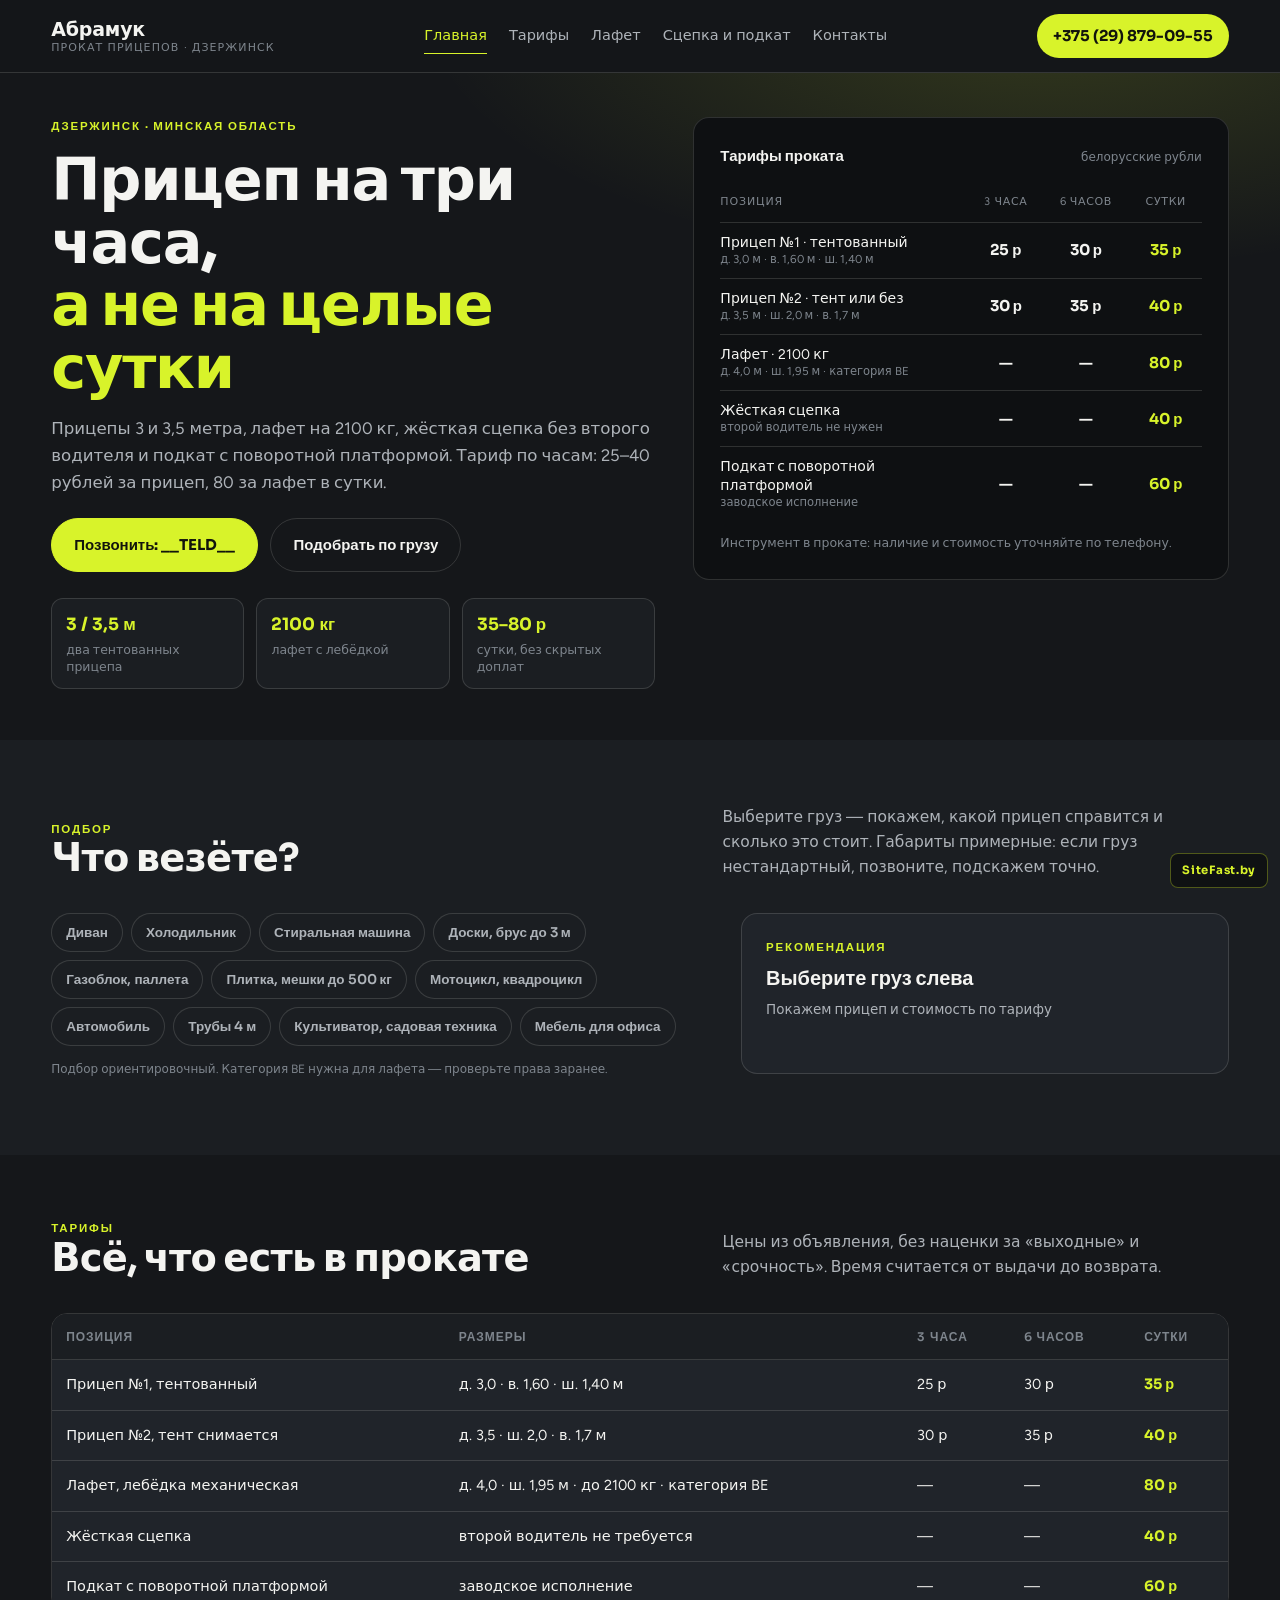
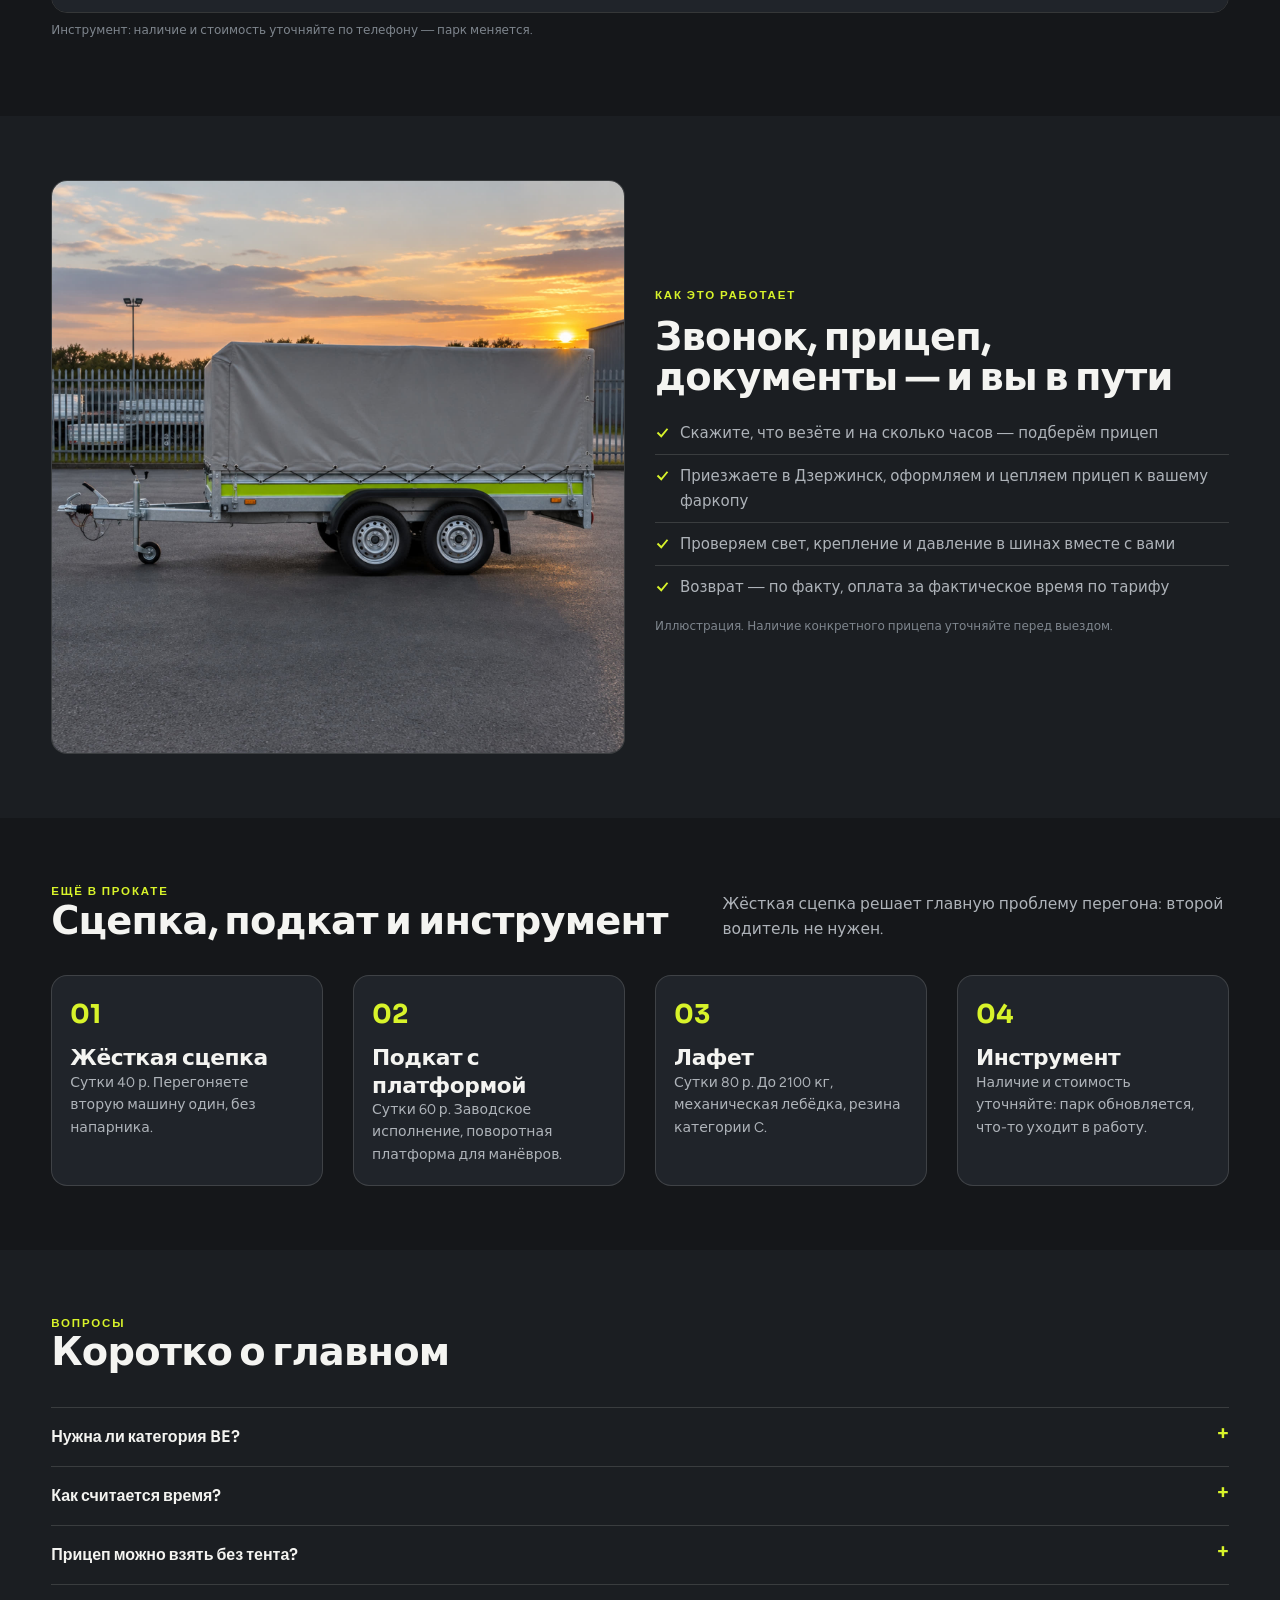
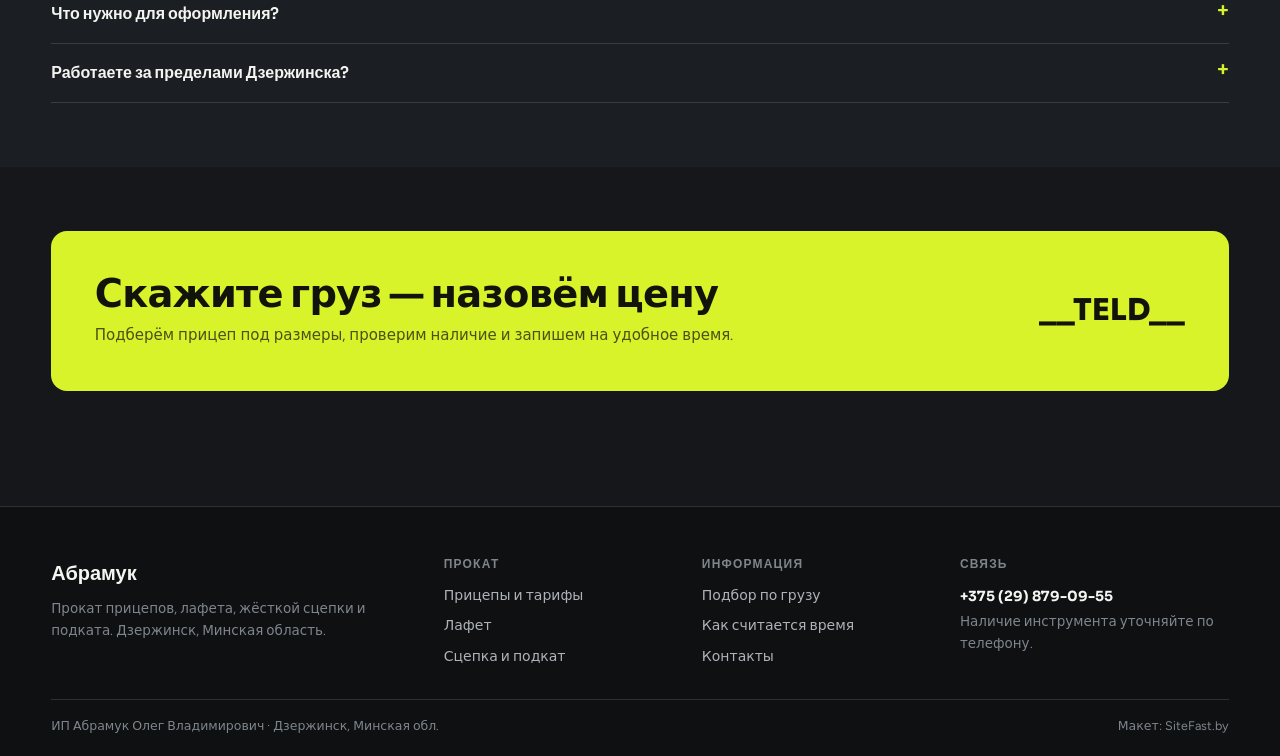
<file: index.html>
<!DOCTYPE html>
<html lang="ru">
<head>
<meta charset="UTF-8">
<meta name="viewport" content="width=device-width, initial-scale=1.0">
<title>Аренда прицепа, лафета и сцепки в Дзержинске — ИП Абрамук О.В.</title>
<meta name="description" content="Прокат прицепов 3 и 3,5 м, лафет на 2100 кг, жёсткая сцепка, подкат. Тарифы по часам: 25-40 р, лафет 80 р в сутки.">
<meta property="og:title" content="Аренда прицепа, лафета и сцепки в Дзержинске — ИП Абрамук О.В.">
<meta property="og:description" content="Прокат прицепов 3 и 3,5 м, лафет на 2100 кг, жёсткая сцепка, подкат. Тарифы по часам: 25-40 р, лафет 80 р в сутки.">
<meta property="og:type" content="website">
<link rel="preconnect" href="https://fonts.googleapis.com">
<link rel="preconnect" href="https://fonts.gstatic.com" crossorigin>
<link href="https://fonts.googleapis.com/css2?family=Sora:wght@400;600;700;800&family=Figtree:wght@400;500;600&display=swap" rel="stylesheet">
<link rel="stylesheet" href="assets/site.css">
</head>
<body id="top">
<a class="skip" href="#main">К содержанию</a>
<noscript><style>.fx{opacity:1;transform:none}</style></noscript>
<header class="top"><div class="wrap in">
  <a class="brand" href="index.html"><b>Абрамук</b><span>прокат прицепов · Дзержинск</span></a>
  <nav class="nav" id="nav"><a href="index.html" class="on">Главная</a><a href="tarify.html">Тарифы</a><a href="lafet.html">Лафет</a><a href="scepka.html">Сцепка и подкат</a><a href="kontakty.html">Контакты</a></nav>
  <a class="tel" href="tel:+375298790955">+375 (29) 879-09-55</a>
  <button class="burger" id="burger" aria-label="Меню" aria-expanded="false"><span></span><span></span><span></span></button>
</div></header>
<main id="main">
<section class="hero"><div class="wrap">
  <div class="hero__grid">
    <div>
      <div class="micro">Дзержинск · Минская область</div>
      <h1>Прицеп на три часа,<br><em>а не на целые сутки</em></h1>
      <p class="lead">Прицепы 3 и 3,5 метра, лафет на 2100 кг, жёсткая сцепка без второго водителя и подкат с поворотной платформой. Тариф по часам: 25–40 рублей за прицеп, 80 за лафет в сутки.</p>
      <div class="hero__cta">
        <a class="btn" href="tel:__TELH__">Позвонить: __TELD__</a>
        <a class="btn ghost" href="#pick">Подобрать по грузу</a>
      </div>
      <div class="hero__facts">
        <div class="fact"><b>3 / 3,5 м</b><span>два тентованных прицепа</span></div>
        <div class="fact"><b>2100 кг</b><span>лафет с лебёдкой</span></div>
        <div class="fact"><b>35–80 р</b><span>сутки, без скрытых доплат</span></div>
      </div>
    </div>
    <div class="board fx">
  <div class="board__t"><b>Тарифы проката</b><span>белорусские рубли</span></div>
  <div class="tarif" style="border-top:0">
    <div class="tarif__n" style="color:var(--ink3);font-size:11px;text-transform:uppercase;letter-spacing:.08em">Позиция</div>
    <div class="tarif__h">3 часа</div><div class="tarif__h">6 часов</div><div class="tarif__h">сутки</div>
  </div>
  <div class="tarif">
    <div class="tarif__n">Прицеп №1 · тентованный<small>д. 3,0 м · в. 1,60 м · ш. 1,40 м</small></div>
    <div class="tarif__p">25 р</div><div class="tarif__p">30 р</div><div class="tarif__p hot">35 р</div>
  </div>
  <div class="tarif">
    <div class="tarif__n">Прицеп №2 · тент или без<small>д. 3,5 м · ш. 2,0 м · в. 1,7 м</small></div>
    <div class="tarif__p">30 р</div><div class="tarif__p">35 р</div><div class="tarif__p hot">40 р</div>
  </div>
  <div class="tarif">
    <div class="tarif__n">Лафет · 2100 кг<small>д. 4,0 м · ш. 1,95 м · категория BE</small></div>
    <div class="tarif__p">—</div><div class="tarif__p">—</div><div class="tarif__p hot">80 р</div>
  </div>
  <div class="tarif">
    <div class="tarif__n">Жёсткая сцепка<small>второй водитель не нужен</small></div>
    <div class="tarif__p">—</div><div class="tarif__p">—</div><div class="tarif__p hot">40 р</div>
  </div>
  <div class="tarif">
    <div class="tarif__n">Подкат с поворотной платформой<small>заводское исполнение</small></div>
    <div class="tarif__p">—</div><div class="tarif__p">—</div><div class="tarif__p hot">60 р</div>
  </div>
  <div class="board__note">Инструмент в прокате: наличие и стоимость уточняйте по телефону.</div>
</div>
  </div>
</div></section>
<section class="sec sec--alt" id="pick"><div class="wrap">
  <div class="hed"><div><div class="micro">Подбор</div><h2>Что везёте?</h2></div>
  <p>Выберите груз — покажем, какой прицеп справится и сколько это стоит. Габариты примерные: если груз нестандартный, позвоните, подскажем точно.</p></div>
  <div class="pick">
    <div>
      <div class="chips" id="chips">
        <button class="chip" data-k="divan">Диван</button>
        <button class="chip" data-k="holod">Холодильник</button>
        <button class="chip" data-k="stir">Стиральная машина</button>
        <button class="chip" data-k="doski">Доски, брус до 3 м</button>
        <button class="chip" data-k="blok">Газоблок, паллета</button>
        <button class="chip" data-k="plitka">Плитка, мешки до 500 кг</button>
        <button class="chip" data-k="moto">Мотоцикл, квадроцикл</button>
        <button class="chip" data-k="auto">Автомобиль</button>
        <button class="chip" data-k="trubi">Трубы 4 м</button>
        <button class="chip" data-k="kult">Культиватор, садовая техника</button>
        <button class="chip" data-k="mebel">Мебель для офиса</button>
      </div>
      <p class="cap" style="margin-top:14px">Подбор ориентировочный. Категория BE нужна для лафета — проверьте права заранее.</p>
    </div>
    <aside class="result" id="res" aria-live="polite">
      <div class="micro">Рекомендация</div>
      <div class="result__what" id="resWhat">Выберите груз слева</div>
      <div class="result__dim" id="resDim">Покажем прицеп и стоимость по тарифу</div>
      <div class="result__price" id="resPrice"></div>
      <div class="result__note" id="resNote"></div>
    </aside>
  </div>
</div></section>
<section class="sec" id="tarify"><div class="wrap">
  <div class="hed"><div><div class="micro">Тарифы</div><h2>Всё, что есть в прокате</h2></div>
  <p>Цены из объявления, без наценки за «выходные» и «срочность». Время считается от выдачи до возврата.</p></div>
  <div class="tblWrap"><table class="tbl">
    <thead><tr><th>Позиция</th><th>Размеры</th><th>3 часа</th><th>6 часов</th><th>Сутки</th></tr></thead>
    <tbody>
      <tr><td>Прицеп №1, тентованный</td><td>д. 3,0 · в. 1,60 · ш. 1,40 м</td><td>25 р</td><td>30 р</td><td><b>35 р</b></td></tr>
      <tr><td>Прицеп №2, тент снимается</td><td>д. 3,5 · ш. 2,0 · в. 1,7 м</td><td>30 р</td><td>35 р</td><td><b>40 р</b></td></tr>
      <tr><td>Лафет, лебёдка механическая</td><td>д. 4,0 · ш. 1,95 м · до 2100 кг · категория BE</td><td>—</td><td>—</td><td><b>80 р</b></td></tr>
      <tr><td>Жёсткая сцепка</td><td>второй водитель не требуется</td><td>—</td><td>—</td><td><b>40 р</b></td></tr>
      <tr><td>Подкат с поворотной платформой</td><td>заводское исполнение</td><td>—</td><td>—</td><td><b>60 р</b></td></tr>
    </tbody>
  </table></div>
  <p class="cap">Инструмент: наличие и стоимость уточняйте по телефону — парк меняется.</p>
</div></section>
<section class="sec sec--alt"><div class="wrap">
  <div class="split">
    <div class="fig fx"><img src="assets/trailer.jpg" alt="Тентованный прицеп в прокате" loading="lazy"></div>
    <div>
      <div class="micro">Как это работает</div>
      <h2 style="margin:12px 0 14px">Звонок, прицеп, документы — и вы в пути</h2>
      <ul class="list">
        <li><svg width="15" height="15" viewBox="0 0 24 24" fill="none" stroke="#D8F32A" stroke-width="3"><path d="M4 12l6 6L20 6"/></svg>Скажите, что везёте и на сколько часов — подберём прицеп</li>
        <li><svg width="15" height="15" viewBox="0 0 24 24" fill="none" stroke="#D8F32A" stroke-width="3"><path d="M4 12l6 6L20 6"/></svg>Приезжаете в Дзержинск, оформляем и цепляем прицеп к вашему фаркопу</li>
        <li><svg width="15" height="15" viewBox="0 0 24 24" fill="none" stroke="#D8F32A" stroke-width="3"><path d="M4 12l6 6L20 6"/></svg>Проверяем свет, крепление и давление в шинах вместе с вами</li>
        <li><svg width="15" height="15" viewBox="0 0 24 24" fill="none" stroke="#D8F32A" stroke-width="3"><path d="M4 12l6 6L20 6"/></svg>Возврат — по факту, оплата за фактическое время по тарифу</li>
      </ul>
      <p class="cap">Иллюстрация. Наличие конкретного прицепа уточняйте перед выездом.</p>
    </div>
  </div>
</div></section>
<section class="sec"><div class="wrap">
  <div class="hed"><div><div class="micro">Ещё в прокате</div><h2>Сцепка, подкат и инструмент</h2></div>
  <p>Жёсткая сцепка решает главную проблему перегона: второй водитель не нужен.</p></div>
  <div class="steps">
    <div class="step fx"><b>01</b><h3>Жёсткая сцепка</h3><p>Сутки 40 р. Перегоняете вторую машину один, без напарника.</p></div>
    <div class="step fx"><b>02</b><h3>Подкат с платформой</h3><p>Сутки 60 р. Заводское исполнение, поворотная платформа для манёвров.</p></div>
    <div class="step fx"><b>03</b><h3>Лафет</h3><p>Сутки 80 р. До 2100 кг, механическая лебёдка, резина категории C.</p></div>
    <div class="step fx"><b>04</b><h3>Инструмент</h3><p>Наличие и стоимость уточняйте: парк обновляется, что-то уходит в работу.</p></div>
  </div>
</div></section>
<section class="sec sec--alt"><div class="wrap">
  <div class="hed"><div><div class="micro">Вопросы</div><h2>Коротко о главном</h2></div></div>
  <div class="faq">
    <details><summary>Нужна ли категория BE?</summary><p>Для лафета — да, категория BE. Для прицепов №1 и №2 достаточно категории B, если полная масса прицепа не превышает разрешённую для вашего автомобиля. Сомневаетесь — позвоните, посчитаем вместе.</p></details>
    <details><summary>Как считается время?</summary><p>От момента выдачи до возврата. Тарифы: до 3 часов, до 6 часов и сутки. Если вернули раньше — платите по меньшему тарифу.</p></details>
    <details><summary>Прицеп можно взять без тента?</summary><p>Да, у прицепа №2 тент снимается. Это удобно для высоких грузов: холодильник, шкаф, техника.</p></details>
    <details><summary>Что нужно для оформления?</summary><p>Документы на автомобиль и права. Условия залога и оформления уточняйте по телефону перед выездом.</p></details>
    <details><summary>Работаете за пределами Дзержинска?</summary><p>Прокат в Дзержинске, Минская область. Едете в Минск или по району — прицеп ваш на всё оплаченное время.</p></details>
  </div>
</div></section>
<section class="sec"><div class="wrap">
  <div class="cta fx">
    <div><h2>Скажите груз — назовём цену</h2><p>Подберём прицеп под размеры, проверим наличие и запишем на удобное время.</p></div>
    <a class="cta__tel" href="tel:__TELH__">__TELD__</a>
  </div>
</div></section>
</main>
<footer class="foot"><div class="wrap">
  <div class="foot__grid">
    <div>
      <div class="foot__brand">Абрамук</div>
      <p>Прокат прицепов, лафета, жёсткой сцепки и подката. Дзержинск, Минская область.</p>
    </div>
    <div><h4>Прокат</h4><a href="tarify.html">Прицепы и тарифы</a><a href="lafet.html">Лафет</a><a href="scepka.html">Сцепка и подкат</a></div>
    <div><h4>Информация</h4><a href="index.html#pick">Подбор по грузу</a><a href="tarify.html#rules">Как считается время</a><a href="kontakty.html">Контакты</a></div>
    <div><h4>Связь</h4><a class="foot__tel" href="tel:+375298790955">+375 (29) 879-09-55</a><p>Наличие инструмента уточняйте по телефону.</p></div>
  </div>
  <div class="foot__bot">
    <span>ИП Абрамук Олег Владимирович · Дзержинск, Минская обл.</span>
    <span>Макет: SiteFast.by</span>
  </div>
</div></footer>
<a class="wm" href="tel:+375298790955">SiteFast.by</a>
<script src="assets/site.js"></script>
</body>
</html>
</file>
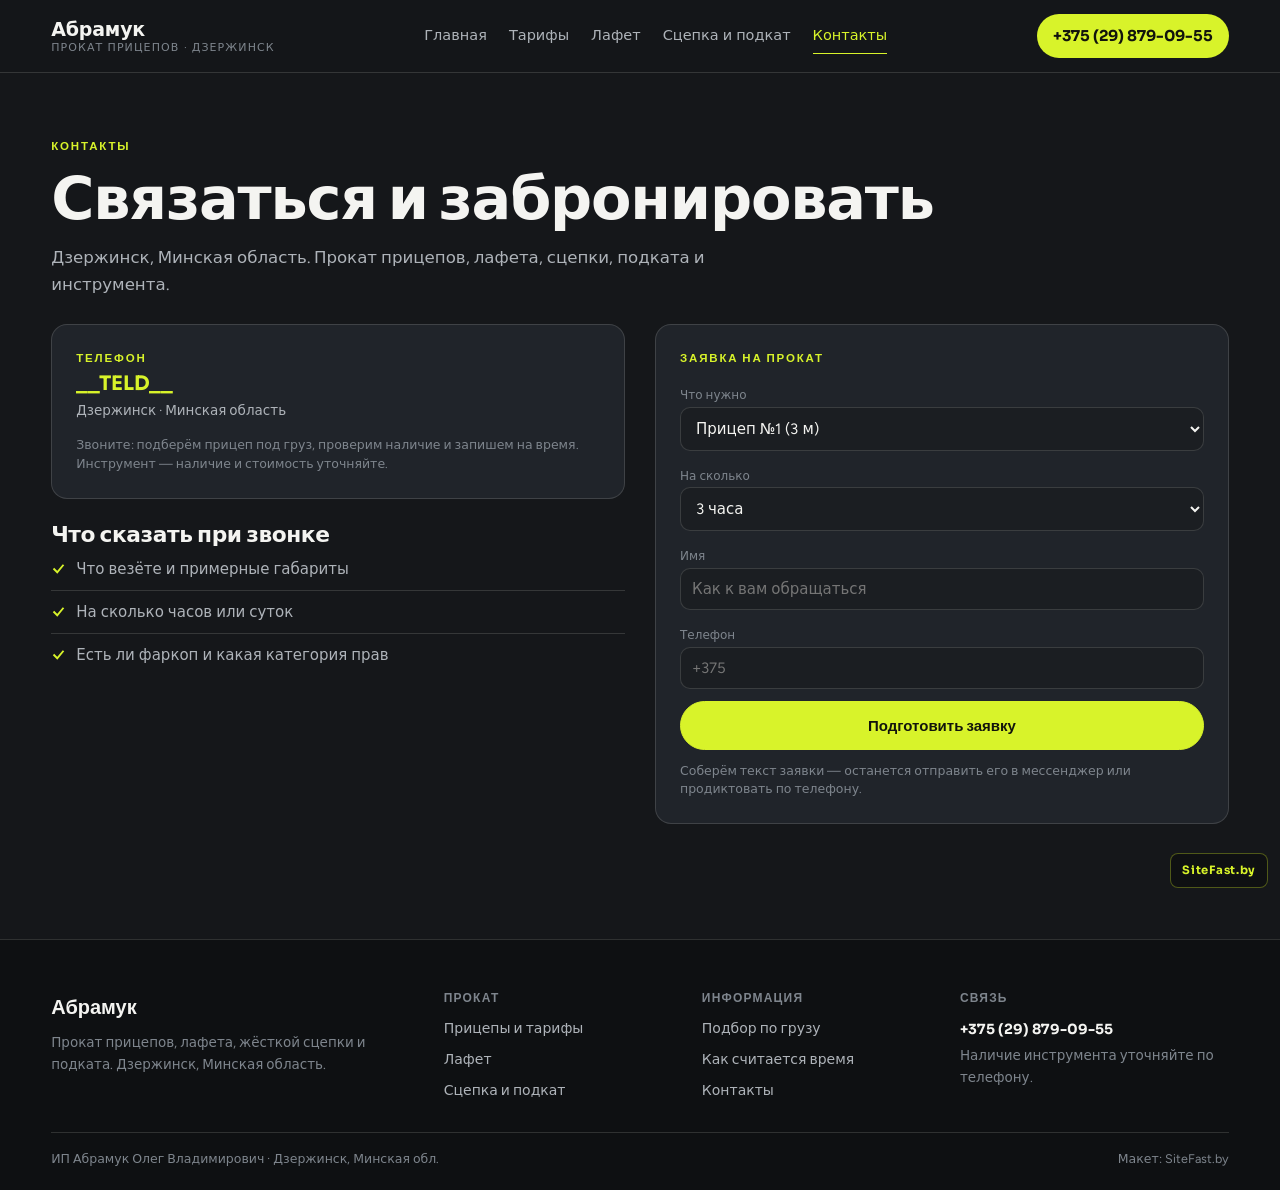
<file: kontakty.html>
<!DOCTYPE html>
<html lang="ru">
<head>
<meta charset="UTF-8">
<meta name="viewport" content="width=device-width, initial-scale=1.0">
<title>Контакты — прокат прицепов в Дзержинске</title>
<meta name="description" content="Телефон, город и форма заявки на прокат прицепа, лафета или сцепки.">
<meta property="og:title" content="Контакты — прокат прицепов в Дзержинске">
<meta property="og:description" content="Телефон, город и форма заявки на прокат прицепа, лафета или сцепки.">
<meta property="og:type" content="website">
<link rel="preconnect" href="https://fonts.googleapis.com">
<link rel="preconnect" href="https://fonts.gstatic.com" crossorigin>
<link href="https://fonts.googleapis.com/css2?family=Sora:wght@400;600;700;800&family=Figtree:wght@400;500;600&display=swap" rel="stylesheet">
<link rel="stylesheet" href="assets/site.css">
</head>
<body id="top">
<a class="skip" href="#main">К содержанию</a>
<noscript><style>.fx{opacity:1;transform:none}</style></noscript>
<header class="top"><div class="wrap in">
  <a class="brand" href="index.html"><b>Абрамук</b><span>прокат прицепов · Дзержинск</span></a>
  <nav class="nav" id="nav"><a href="index.html">Главная</a><a href="tarify.html">Тарифы</a><a href="lafet.html">Лафет</a><a href="scepka.html">Сцепка и подкат</a><a href="kontakty.html" class="on">Контакты</a></nav>
  <a class="tel" href="tel:+375298790955">+375 (29) 879-09-55</a>
  <button class="burger" id="burger" aria-label="Меню" aria-expanded="false"><span></span><span></span><span></span></button>
</div></header>
<main id="main">
<section class="sec"><div class="wrap">
  <div class="micro">Контакты</div>
  <h1 style="margin:12px 0 14px">Связаться и забронировать</h1>
  <p class="lead">Дзержинск, Минская область. Прокат прицепов, лафета, сцепки, подката и инструмента.</p>
  <div class="split" style="margin-top:26px;align-items:start">
    <div>
      <div class="result" style="position:static">
        <div class="micro">Телефон</div>
        <a class="result__what" href="tel:__TELH__" style="color:var(--lime)">__TELD__</a>
        <div class="result__dim">Дзержинск · Минская область</div>
        <div class="result__note">Звоните: подберём прицеп под груз, проверим наличие и запишем на время. Инструмент — наличие и стоимость уточняйте.</div>
      </div>
      <h3 style="margin-top:22px">Что сказать при звонке</h3>
      <ul class="list">
        <li><svg width="15" height="15" viewBox="0 0 24 24" fill="none" stroke="#D8F32A" stroke-width="3"><path d="M4 12l6 6L20 6"/></svg>Что везёте и примерные габариты</li>
        <li><svg width="15" height="15" viewBox="0 0 24 24" fill="none" stroke="#D8F32A" stroke-width="3"><path d="M4 12l6 6L20 6"/></svg>На сколько часов или суток</li>
        <li><svg width="15" height="15" viewBox="0 0 24 24" fill="none" stroke="#D8F32A" stroke-width="3"><path d="M4 12l6 6L20 6"/></svg>Есть ли фаркоп и какая категория прав</li>
      </ul>
    </div>
    <form class="result" id="reqForm" style="position:static" novalidate>
      <div class="micro" style="margin-bottom:12px">Заявка на прокат</div>
      <label style="display:block;margin-bottom:10px"><span class="cap">Что нужно</span>
        <select id="q-item" style="width:100%;padding:11px;border-radius:10px;background:var(--bg2);color:var(--ink);border:1px solid var(--line);font-family:inherit;font-size:15px">
          <option>Прицеп №1 (3 м)</option><option>Прицеп №2 (3,5 м)</option><option>Лафет</option>
          <option>Жёсткая сцепка</option><option>Подкат</option><option>Инструмент</option>
        </select></label>
      <label style="display:block;margin-bottom:10px"><span class="cap">На сколько</span>
        <select id="q-time" style="width:100%;padding:11px;border-radius:10px;background:var(--bg2);color:var(--ink);border:1px solid var(--line);font-family:inherit;font-size:15px">
          <option>3 часа</option><option>6 часов</option><option>Сутки</option><option>Несколько суток</option>
        </select></label>
      <label style="display:block;margin-bottom:10px"><span class="cap">Имя</span>
        <input id="q-name" type="text" placeholder="Как к вам обращаться" style="width:100%;padding:11px;border-radius:10px;background:var(--bg2);color:var(--ink);border:1px solid var(--line);font-family:inherit;font-size:15px"></label>
      <label style="display:block;margin-bottom:12px"><span class="cap">Телефон</span>
        <input id="q-tel" type="tel" placeholder="+375" style="width:100%;padding:11px;border-radius:10px;background:var(--bg2);color:var(--ink);border:1px solid var(--line);font-family:inherit;font-size:15px"></label>
      <button class="btn" type="submit" style="width:100%;justify-content:center">Подготовить заявку</button>
      <div class="result__note" id="note" style="margin-top:12px">Соберём текст заявки — останется отправить его в мессенджер или продиктовать по телефону.</div>
    </form>
  </div>
</div></section>
</main>
<footer class="foot"><div class="wrap">
  <div class="foot__grid">
    <div>
      <div class="foot__brand">Абрамук</div>
      <p>Прокат прицепов, лафета, жёсткой сцепки и подката. Дзержинск, Минская область.</p>
    </div>
    <div><h4>Прокат</h4><a href="tarify.html">Прицепы и тарифы</a><a href="lafet.html">Лафет</a><a href="scepka.html">Сцепка и подкат</a></div>
    <div><h4>Информация</h4><a href="index.html#pick">Подбор по грузу</a><a href="tarify.html#rules">Как считается время</a><a href="kontakty.html">Контакты</a></div>
    <div><h4>Связь</h4><a class="foot__tel" href="tel:+375298790955">+375 (29) 879-09-55</a><p>Наличие инструмента уточняйте по телефону.</p></div>
  </div>
  <div class="foot__bot">
    <span>ИП Абрамук Олег Владимирович · Дзержинск, Минская обл.</span>
    <span>Макет: SiteFast.by</span>
  </div>
</div></footer>
<a class="wm" href="tel:+375298790955">SiteFast.by</a>
<script src="assets/site.js"></script>
</body>
</html>
</file>
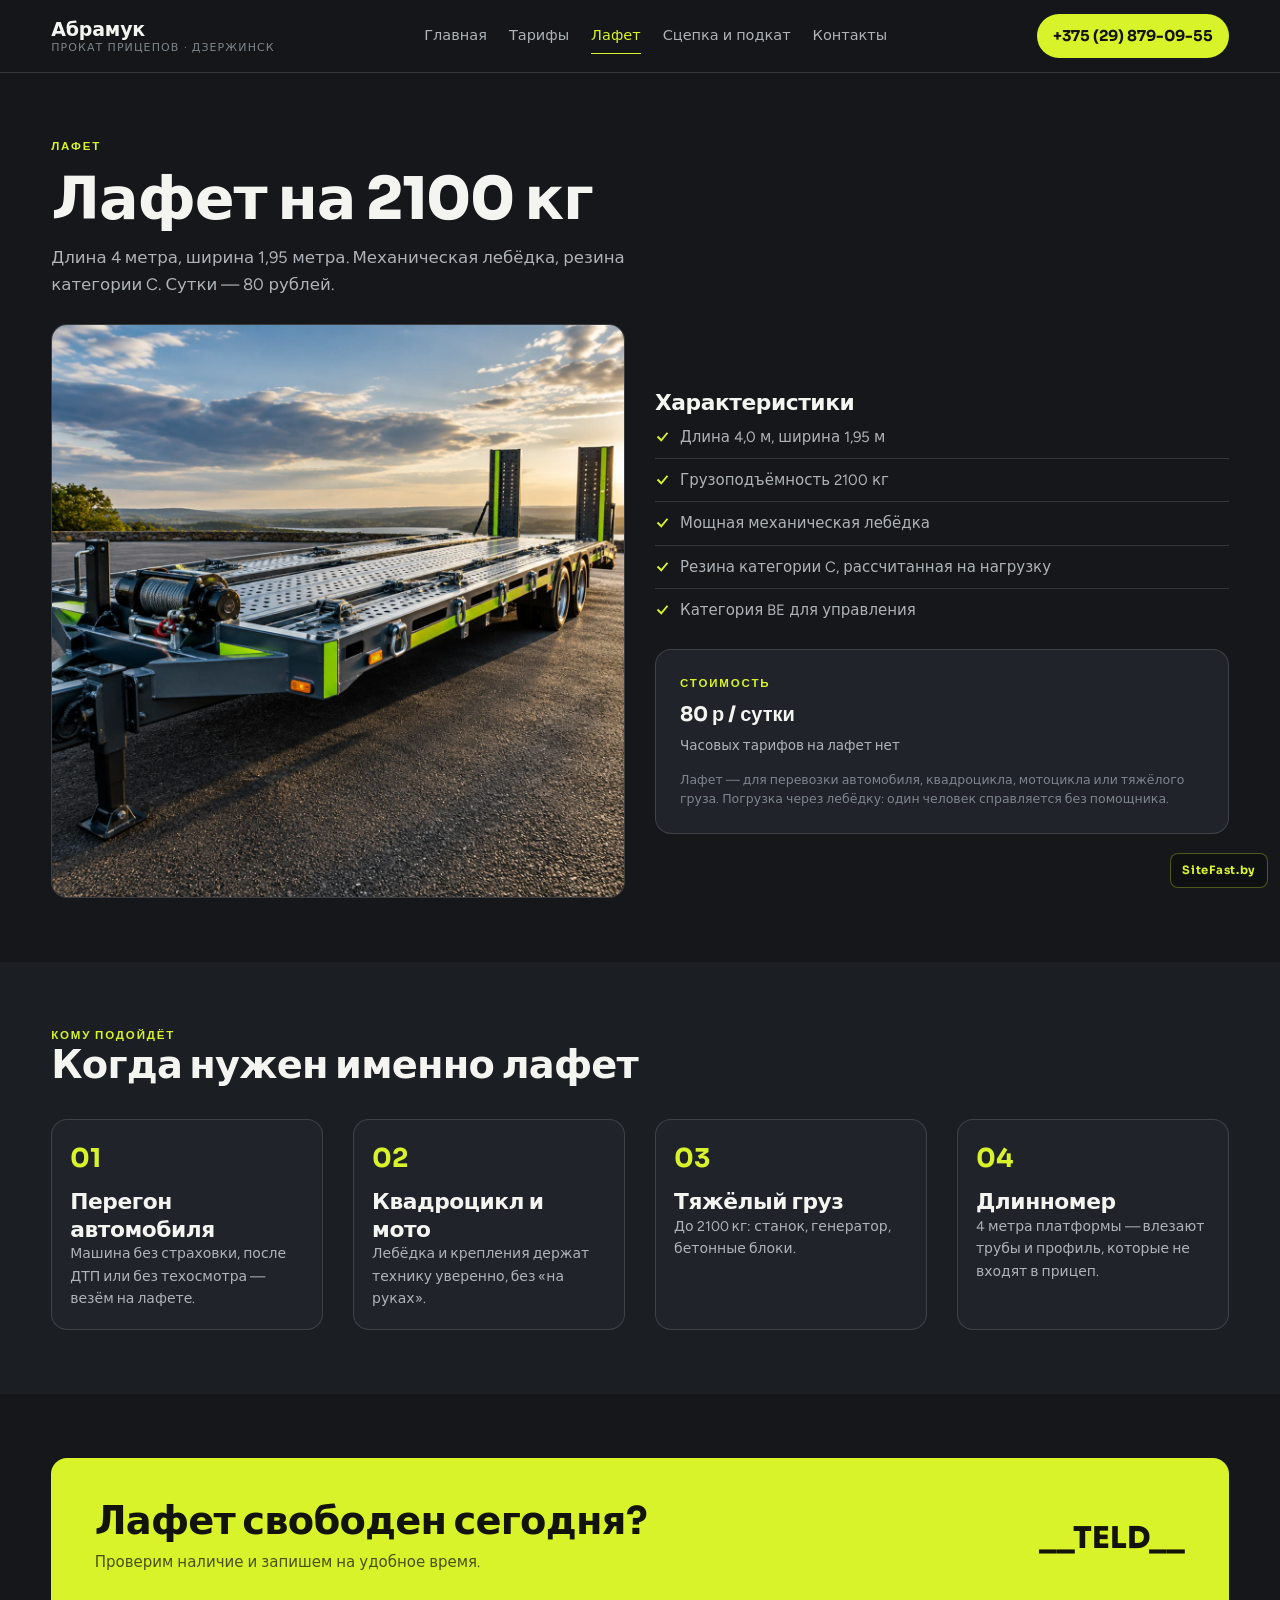
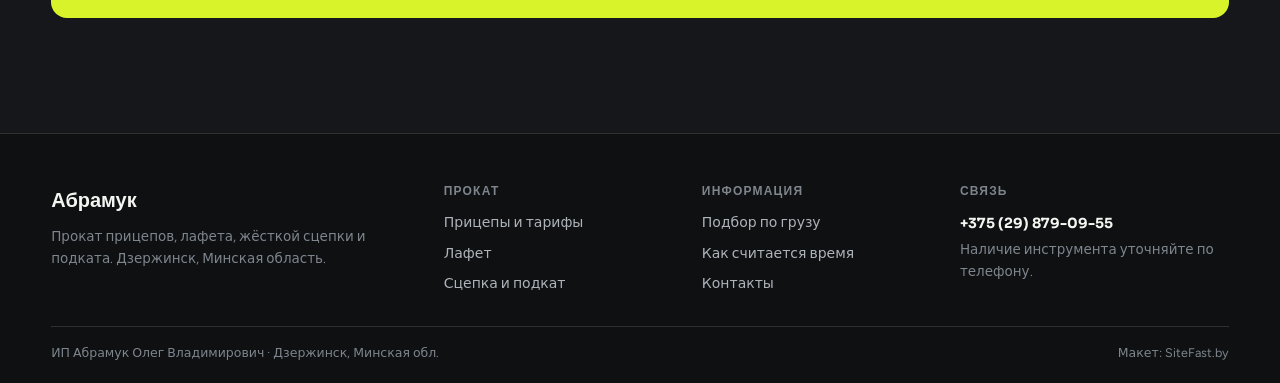
<file: lafet.html>
<!DOCTYPE html>
<html lang="ru">
<head>
<meta charset="UTF-8">
<meta name="viewport" content="width=device-width, initial-scale=1.0">
<title>Аренда лафета 2100 кг — Дзержинск</title>
<meta name="description" content="Лафет 4,0 × 1,95 м, до 2100 кг, механическая лебёдка, резина C, категория BE. Сутки 80 р.">
<meta property="og:title" content="Аренда лафета 2100 кг — Дзержинск">
<meta property="og:description" content="Лафет 4,0 × 1,95 м, до 2100 кг, механическая лебёдка, резина C, категория BE. Сутки 80 р.">
<meta property="og:type" content="website">
<link rel="preconnect" href="https://fonts.googleapis.com">
<link rel="preconnect" href="https://fonts.gstatic.com" crossorigin>
<link href="https://fonts.googleapis.com/css2?family=Sora:wght@400;600;700;800&family=Figtree:wght@400;500;600&display=swap" rel="stylesheet">
<link rel="stylesheet" href="assets/site.css">
</head>
<body id="top">
<a class="skip" href="#main">К содержанию</a>
<noscript><style>.fx{opacity:1;transform:none}</style></noscript>
<header class="top"><div class="wrap in">
  <a class="brand" href="index.html"><b>Абрамук</b><span>прокат прицепов · Дзержинск</span></a>
  <nav class="nav" id="nav"><a href="index.html">Главная</a><a href="tarify.html">Тарифы</a><a href="lafet.html" class="on">Лафет</a><a href="scepka.html">Сцепка и подкат</a><a href="kontakty.html">Контакты</a></nav>
  <a class="tel" href="tel:+375298790955">+375 (29) 879-09-55</a>
  <button class="burger" id="burger" aria-label="Меню" aria-expanded="false"><span></span><span></span><span></span></button>
</div></header>
<main id="main">
<section class="sec"><div class="wrap">
  <div class="micro">Лафет</div>
  <h1 style="margin:12px 0 14px">Лафет на 2100 кг</h1>
  <p class="lead">Длина 4 метра, ширина 1,95 метра. Механическая лебёдка, резина категории C. Сутки — 80 рублей.</p>
  <div class="split" style="margin-top:26px">
    <div class="fig fx"><img src="assets/lafet.jpg" alt="Лафет для перевозки автомобиля" loading="lazy"></div>
    <div>
      <h3>Характеристики</h3>
      <ul class="list">
        <li><svg width="15" height="15" viewBox="0 0 24 24" fill="none" stroke="#D8F32A" stroke-width="3"><path d="M4 12l6 6L20 6"/></svg>Длина 4,0 м, ширина 1,95 м</li>
        <li><svg width="15" height="15" viewBox="0 0 24 24" fill="none" stroke="#D8F32A" stroke-width="3"><path d="M4 12l6 6L20 6"/></svg>Грузоподъёмность 2100 кг</li>
        <li><svg width="15" height="15" viewBox="0 0 24 24" fill="none" stroke="#D8F32A" stroke-width="3"><path d="M4 12l6 6L20 6"/></svg>Мощная механическая лебёдка</li>
        <li><svg width="15" height="15" viewBox="0 0 24 24" fill="none" stroke="#D8F32A" stroke-width="3"><path d="M4 12l6 6L20 6"/></svg>Резина категории C, рассчитанная на нагрузку</li>
        <li><svg width="15" height="15" viewBox="0 0 24 24" fill="none" stroke="#D8F32A" stroke-width="3"><path d="M4 12l6 6L20 6"/></svg>Категория BE для управления</li>
      </ul>
      <div class="result" style="margin-top:18px">
        <div class="micro">Стоимость</div>
        <div class="result__what">80 р / сутки</div>
        <div class="result__dim">Часовых тарифов на лафет нет</div>
        <div class="result__note">Лафет — для перевозки автомобиля, квадроцикла, мотоцикла или тяжёлого груза. Погрузка через лебёдку: один человек справляется без помощника.</div>
      </div>
    </div>
  </div>
</div></section>
<section class="sec sec--alt"><div class="wrap">
  <div class="hed"><div><div class="micro">Кому подойдёт</div><h2>Когда нужен именно лафет</h2></div></div>
  <div class="steps">
    <div class="step fx"><b>01</b><h3>Перегон автомобиля</h3><p>Машина без страховки, после ДТП или без техосмотра — везём на лафете.</p></div>
    <div class="step fx"><b>02</b><h3>Квадроцикл и мото</h3><p>Лебёдка и крепления держат технику уверенно, без «на руках».</p></div>
    <div class="step fx"><b>03</b><h3>Тяжёлый груз</h3><p>До 2100 кг: станок, генератор, бетонные блоки.</p></div>
    <div class="step fx"><b>04</b><h3>Длинномер</h3><p>4 метра платформы — влезают трубы и профиль, которые не входят в прицеп.</p></div>
  </div>
</div></section>
<section class="sec"><div class="wrap"><div class="cta fx">
  <div><h2>Лафет свободен сегодня?</h2><p>Проверим наличие и запишем на удобное время.</p></div>
  <a class="cta__tel" href="tel:__TELH__">__TELD__</a>
</div></div></section>
</main>
<footer class="foot"><div class="wrap">
  <div class="foot__grid">
    <div>
      <div class="foot__brand">Абрамук</div>
      <p>Прокат прицепов, лафета, жёсткой сцепки и подката. Дзержинск, Минская область.</p>
    </div>
    <div><h4>Прокат</h4><a href="tarify.html">Прицепы и тарифы</a><a href="lafet.html">Лафет</a><a href="scepka.html">Сцепка и подкат</a></div>
    <div><h4>Информация</h4><a href="index.html#pick">Подбор по грузу</a><a href="tarify.html#rules">Как считается время</a><a href="kontakty.html">Контакты</a></div>
    <div><h4>Связь</h4><a class="foot__tel" href="tel:+375298790955">+375 (29) 879-09-55</a><p>Наличие инструмента уточняйте по телефону.</p></div>
  </div>
  <div class="foot__bot">
    <span>ИП Абрамук Олег Владимирович · Дзержинск, Минская обл.</span>
    <span>Макет: SiteFast.by</span>
  </div>
</div></footer>
<a class="wm" href="tel:+375298790955">SiteFast.by</a>
<script src="assets/site.js"></script>
</body>
</html>
</file>
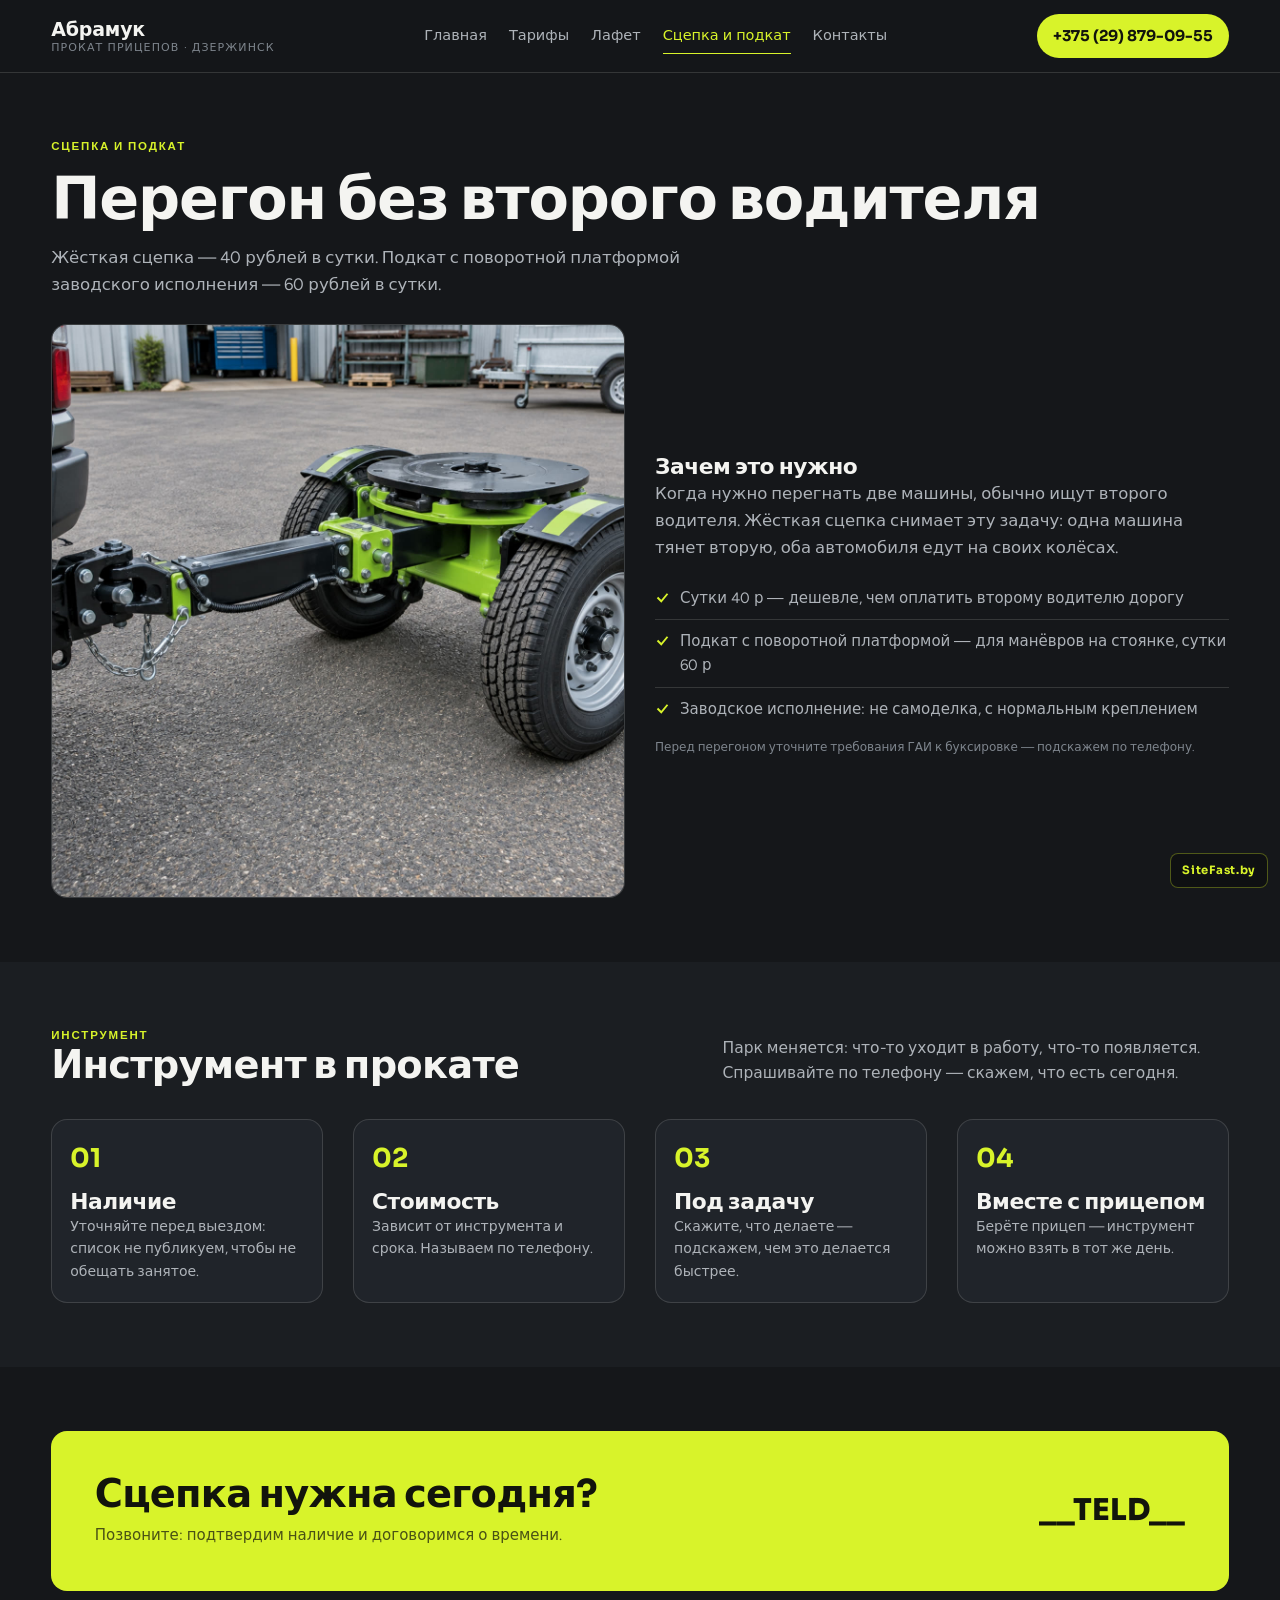
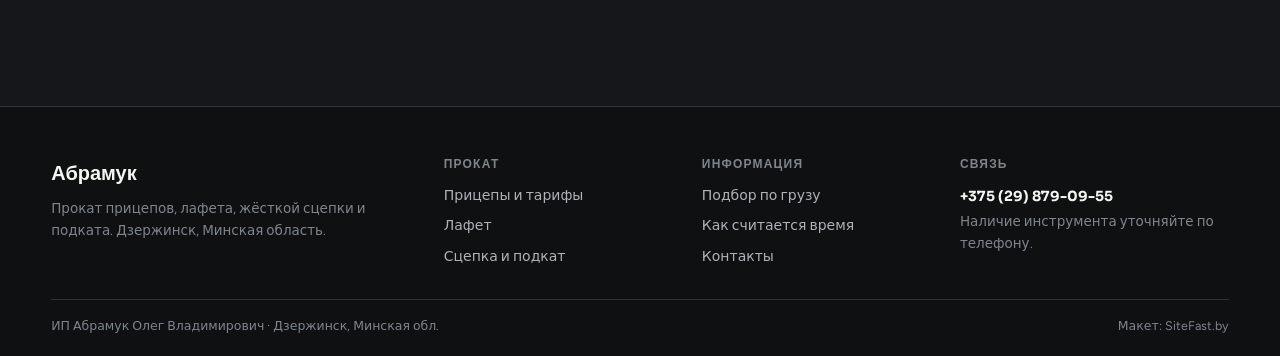
<file: scepka.html>
<!DOCTYPE html>
<html lang="ru">
<head>
<meta charset="UTF-8">
<meta name="viewport" content="width=device-width, initial-scale=1.0">
<title>Жёсткая сцепка и подкат — аренда в Дзержинске</title>
<meta name="description" content="Перегон без второго водителя: жёсткая сцепка 40 р/сутки, подкат с поворотной платформой 60 р/сутки.">
<meta property="og:title" content="Жёсткая сцепка и подкат — аренда в Дзержинске">
<meta property="og:description" content="Перегон без второго водителя: жёсткая сцепка 40 р/сутки, подкат с поворотной платформой 60 р/сутки.">
<meta property="og:type" content="website">
<link rel="preconnect" href="https://fonts.googleapis.com">
<link rel="preconnect" href="https://fonts.gstatic.com" crossorigin>
<link href="https://fonts.googleapis.com/css2?family=Sora:wght@400;600;700;800&family=Figtree:wght@400;500;600&display=swap" rel="stylesheet">
<link rel="stylesheet" href="assets/site.css">
</head>
<body id="top">
<a class="skip" href="#main">К содержанию</a>
<noscript><style>.fx{opacity:1;transform:none}</style></noscript>
<header class="top"><div class="wrap in">
  <a class="brand" href="index.html"><b>Абрамук</b><span>прокат прицепов · Дзержинск</span></a>
  <nav class="nav" id="nav"><a href="index.html">Главная</a><a href="tarify.html">Тарифы</a><a href="lafet.html">Лафет</a><a href="scepka.html" class="on">Сцепка и подкат</a><a href="kontakty.html">Контакты</a></nav>
  <a class="tel" href="tel:+375298790955">+375 (29) 879-09-55</a>
  <button class="burger" id="burger" aria-label="Меню" aria-expanded="false"><span></span><span></span><span></span></button>
</div></header>
<main id="main">
<section class="sec"><div class="wrap">
  <div class="micro">Сцепка и подкат</div>
  <h1 style="margin:12px 0 14px">Перегон без второго водителя</h1>
  <p class="lead">Жёсткая сцепка — 40 рублей в сутки. Подкат с поворотной платформой заводского исполнения — 60 рублей в сутки.</p>
  <div class="split" style="margin-top:26px">
    <div class="fig fx"><img src="assets/hitch.jpg" alt="Жёсткая сцепка" loading="lazy"></div>
    <div>
      <h3>Зачем это нужно</h3>
      <p style="color:var(--ink2)">Когда нужно перегнать две машины, обычно ищут второго водителя. Жёсткая сцепка снимает эту задачу: одна машина тянет вторую, оба автомобиля едут на своих колёсах.</p>
      <ul class="list">
        <li><svg width="15" height="15" viewBox="0 0 24 24" fill="none" stroke="#D8F32A" stroke-width="3"><path d="M4 12l6 6L20 6"/></svg>Сутки 40 р — дешевле, чем оплатить второму водителю дорогу</li>
        <li><svg width="15" height="15" viewBox="0 0 24 24" fill="none" stroke="#D8F32A" stroke-width="3"><path d="M4 12l6 6L20 6"/></svg>Подкат с поворотной платформой — для манёвров на стоянке, сутки 60 р</li>
        <li><svg width="15" height="15" viewBox="0 0 24 24" fill="none" stroke="#D8F32A" stroke-width="3"><path d="M4 12l6 6L20 6"/></svg>Заводское исполнение: не самоделка, с нормальным креплением</li>
      </ul>
      <p class="cap">Перед перегоном уточните требования ГАИ к буксировке — подскажем по телефону.</p>
    </div>
  </div>
</div></section>
<section class="sec sec--alt"><div class="wrap">
  <div class="hed"><div><div class="micro">Инструмент</div><h2>Инструмент в прокате</h2></div>
  <p>Парк меняется: что-то уходит в работу, что-то появляется. Спрашивайте по телефону — скажем, что есть сегодня.</p></div>
  <div class="steps">
    <div class="step fx"><b>01</b><h3>Наличие</h3><p>Уточняйте перед выездом: список не публикуем, чтобы не обещать занятое.</p></div>
    <div class="step fx"><b>02</b><h3>Стоимость</h3><p>Зависит от инструмента и срока. Называем по телефону.</p></div>
    <div class="step fx"><b>03</b><h3>Под задачу</h3><p>Скажите, что делаете — подскажем, чем это делается быстрее.</p></div>
    <div class="step fx"><b>04</b><h3>Вместе с прицепом</h3><p>Берёте прицеп — инструмент можно взять в тот же день.</p></div>
  </div>
</div></section>
<section class="sec"><div class="wrap"><div class="cta fx">
  <div><h2>Сцепка нужна сегодня?</h2><p>Позвоните: подтвердим наличие и договоримся о времени.</p></div>
  <a class="cta__tel" href="tel:__TELH__">__TELD__</a>
</div></div></section>
</main>
<footer class="foot"><div class="wrap">
  <div class="foot__grid">
    <div>
      <div class="foot__brand">Абрамук</div>
      <p>Прокат прицепов, лафета, жёсткой сцепки и подката. Дзержинск, Минская область.</p>
    </div>
    <div><h4>Прокат</h4><a href="tarify.html">Прицепы и тарифы</a><a href="lafet.html">Лафет</a><a href="scepka.html">Сцепка и подкат</a></div>
    <div><h4>Информация</h4><a href="index.html#pick">Подбор по грузу</a><a href="tarify.html#rules">Как считается время</a><a href="kontakty.html">Контакты</a></div>
    <div><h4>Связь</h4><a class="foot__tel" href="tel:+375298790955">+375 (29) 879-09-55</a><p>Наличие инструмента уточняйте по телефону.</p></div>
  </div>
  <div class="foot__bot">
    <span>ИП Абрамук Олег Владимирович · Дзержинск, Минская обл.</span>
    <span>Макет: SiteFast.by</span>
  </div>
</div></footer>
<a class="wm" href="tel:+375298790955">SiteFast.by</a>
<script src="assets/site.js"></script>
</body>
</html>
</file>
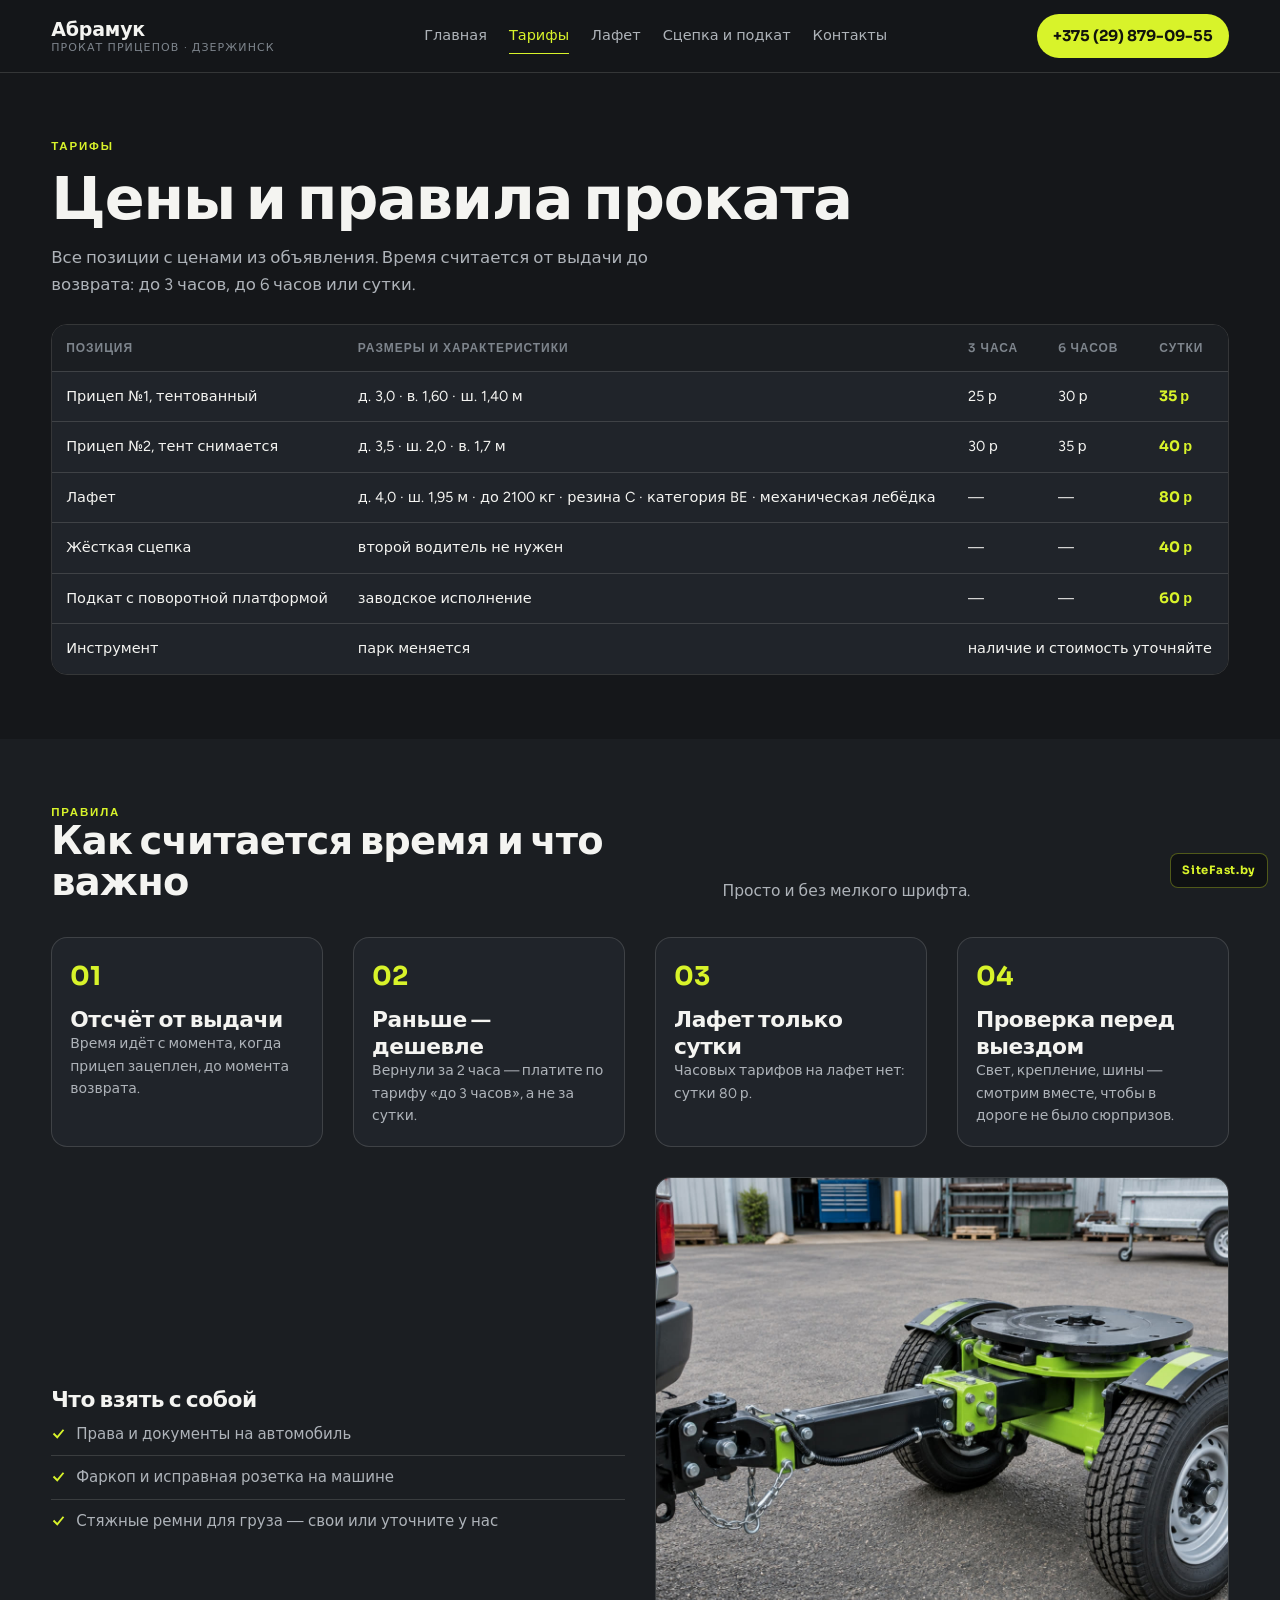
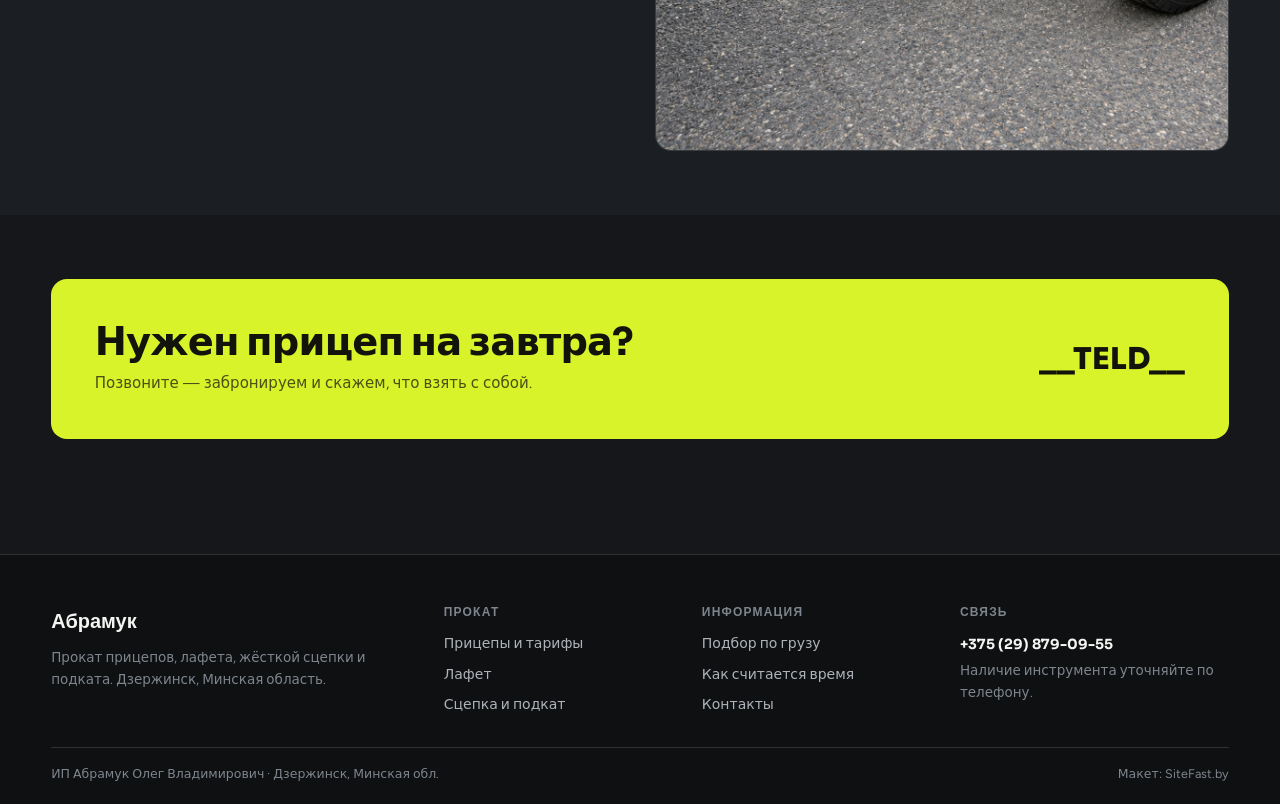
<file: tarify.html>
<!DOCTYPE html>
<html lang="ru">
<head>
<meta charset="UTF-8">
<meta name="viewport" content="width=device-width, initial-scale=1.0">
<title>Тарифы проката прицепов — Дзержинск</title>
<meta name="description" content="Цены за 3 часа, 6 часов и сутки. Прицепы, лафет, сцепка, подкат, инструмент.">
<meta property="og:title" content="Тарифы проката прицепов — Дзержинск">
<meta property="og:description" content="Цены за 3 часа, 6 часов и сутки. Прицепы, лафет, сцепка, подкат, инструмент.">
<meta property="og:type" content="website">
<link rel="preconnect" href="https://fonts.googleapis.com">
<link rel="preconnect" href="https://fonts.gstatic.com" crossorigin>
<link href="https://fonts.googleapis.com/css2?family=Sora:wght@400;600;700;800&family=Figtree:wght@400;500;600&display=swap" rel="stylesheet">
<link rel="stylesheet" href="assets/site.css">
</head>
<body id="top">
<a class="skip" href="#main">К содержанию</a>
<noscript><style>.fx{opacity:1;transform:none}</style></noscript>
<header class="top"><div class="wrap in">
  <a class="brand" href="index.html"><b>Абрамук</b><span>прокат прицепов · Дзержинск</span></a>
  <nav class="nav" id="nav"><a href="index.html">Главная</a><a href="tarify.html" class="on">Тарифы</a><a href="lafet.html">Лафет</a><a href="scepka.html">Сцепка и подкат</a><a href="kontakty.html">Контакты</a></nav>
  <a class="tel" href="tel:+375298790955">+375 (29) 879-09-55</a>
  <button class="burger" id="burger" aria-label="Меню" aria-expanded="false"><span></span><span></span><span></span></button>
</div></header>
<main id="main">
<section class="sec"><div class="wrap">
  <div class="micro">Тарифы</div>
  <h1 style="margin:12px 0 14px">Цены и правила проката</h1>
  <p class="lead">Все позиции с ценами из объявления. Время считается от выдачи до возврата: до 3 часов, до 6 часов или сутки.</p>
  <div class="tblWrap" style="margin-top:26px"><table class="tbl">
    <thead><tr><th>Позиция</th><th>Размеры и характеристики</th><th>3 часа</th><th>6 часов</th><th>Сутки</th></tr></thead>
    <tbody>
      <tr><td>Прицеп №1, тентованный</td><td>д. 3,0 · в. 1,60 · ш. 1,40 м</td><td>25 р</td><td>30 р</td><td><b>35 р</b></td></tr>
      <tr><td>Прицеп №2, тент снимается</td><td>д. 3,5 · ш. 2,0 · в. 1,7 м</td><td>30 р</td><td>35 р</td><td><b>40 р</b></td></tr>
      <tr><td>Лафет</td><td>д. 4,0 · ш. 1,95 м · до 2100 кг · резина C · категория BE · механическая лебёдка</td><td>—</td><td>—</td><td><b>80 р</b></td></tr>
      <tr><td>Жёсткая сцепка</td><td>второй водитель не нужен</td><td>—</td><td>—</td><td><b>40 р</b></td></tr>
      <tr><td>Подкат с поворотной платформой</td><td>заводское исполнение</td><td>—</td><td>—</td><td><b>60 р</b></td></tr>
      <tr><td>Инструмент</td><td>парк меняется</td><td colspan="3">наличие и стоимость уточняйте</td></tr>
    </tbody>
  </table></div>
</div></section>
<section class="sec sec--alt" id="rules"><div class="wrap">
  <div class="hed"><div><div class="micro">Правила</div><h2>Как считается время и что важно</h2></div>
  <p>Просто и без мелкого шрифта.</p></div>
  <div class="steps">
    <div class="step fx"><b>01</b><h3>Отсчёт от выдачи</h3><p>Время идёт с момента, когда прицеп зацеплен, до момента возврата.</p></div>
    <div class="step fx"><b>02</b><h3>Раньше — дешевле</h3><p>Вернули за 2 часа — платите по тарифу «до 3 часов», а не за сутки.</p></div>
    <div class="step fx"><b>03</b><h3>Лафет только сутки</h3><p>Часовых тарифов на лафет нет: сутки 80 р.</p></div>
    <div class="step fx"><b>04</b><h3>Проверка перед выездом</h3><p>Свет, крепление, шины — смотрим вместе, чтобы в дороге не было сюрпризов.</p></div>
  </div>
  <div class="split" style="margin-top:var(--gap)">
    <div>
      <h3>Что взять с собой</h3>
      <ul class="list">
        <li><svg width="15" height="15" viewBox="0 0 24 24" fill="none" stroke="#D8F32A" stroke-width="3"><path d="M4 12l6 6L20 6"/></svg>Права и документы на автомобиль</li>
        <li><svg width="15" height="15" viewBox="0 0 24 24" fill="none" stroke="#D8F32A" stroke-width="3"><path d="M4 12l6 6L20 6"/></svg>Фаркоп и исправная розетка на машине</li>
        <li><svg width="15" height="15" viewBox="0 0 24 24" fill="none" stroke="#D8F32A" stroke-width="3"><path d="M4 12l6 6L20 6"/></svg>Стяжные ремни для груза — свои или уточните у нас</li>
      </ul>
    </div>
    <div class="fig fx"><img src="assets/hitch.jpg" alt="Жёсткая сцепка и подкат" loading="lazy"></div>
  </div>
</div></section>
<section class="sec"><div class="wrap"><div class="cta fx">
  <div><h2>Нужен прицеп на завтра?</h2><p>Позвоните — забронируем и скажем, что взять с собой.</p></div>
  <a class="cta__tel" href="tel:__TELH__">__TELD__</a>
</div></div></section>
</main>
<footer class="foot"><div class="wrap">
  <div class="foot__grid">
    <div>
      <div class="foot__brand">Абрамук</div>
      <p>Прокат прицепов, лафета, жёсткой сцепки и подката. Дзержинск, Минская область.</p>
    </div>
    <div><h4>Прокат</h4><a href="tarify.html">Прицепы и тарифы</a><a href="lafet.html">Лафет</a><a href="scepka.html">Сцепка и подкат</a></div>
    <div><h4>Информация</h4><a href="index.html#pick">Подбор по грузу</a><a href="tarify.html#rules">Как считается время</a><a href="kontakty.html">Контакты</a></div>
    <div><h4>Связь</h4><a class="foot__tel" href="tel:+375298790955">+375 (29) 879-09-55</a><p>Наличие инструмента уточняйте по телефону.</p></div>
  </div>
  <div class="foot__bot">
    <span>ИП Абрамук Олег Владимирович · Дзержинск, Минская обл.</span>
    <span>Макет: SiteFast.by</span>
  </div>
</div></footer>
<a class="wm" href="tel:+375298790955">SiteFast.by</a>
<script src="assets/site.js"></script>
</body>
</html>
</file>
<file: assets/site.css>
:root{
  --bg:#15171A; --bg2:#1B1E22; --card:#20242A; --ink:#F4F4F1; --ink2:#AEB3B9; --ink3:#7E858D;
  --line:rgba(244,244,241,.14); --lime:#D8F32A; --lime-d:#B8D400; --dark:#0E1012;
  --r:16px; --gap:clamp(16px,2.4vw,30px);
}
*{box-sizing:border-box}
html{scroll-behavior:smooth}
body{margin:0;background:var(--bg);color:var(--ink);font-family:'Figtree',system-ui,-apple-system,sans-serif;
  font-size:16.5px;line-height:1.62;-webkit-font-smoothing:antialiased}
h1,h2,h3,h4,.brand b,.num{font-family:'Sora',system-ui,sans-serif;line-height:1.06;letter-spacing:-.02em;margin:0}
h1{font-size:clamp(32px,4.6vw,62px);font-weight:800}
h2{font-size:clamp(25px,3vw,40px);font-weight:700}
h3{font-size:clamp(19px,1.7vw,23px);font-weight:600;line-height:1.25}
p{margin:0 0 1em}
a{color:inherit;text-decoration:none}
img{max-width:100%;display:block}
.wrap{width:min(1180px,92vw);margin:0 auto}
.skip{position:absolute;left:-9999px}
.skip:focus{left:12px;top:12px;background:var(--lime);color:#111;padding:8px 12px;border-radius:8px;z-index:99}
.micro{font-family:'Sora',sans-serif;font-size:11.5px;font-weight:600;letter-spacing:.16em;text-transform:uppercase;color:var(--lime)}
.lead{font-size:clamp(16px,1.3vw,18.5px);color:var(--ink2);max-width:60ch}

/* шапка */
.top{position:sticky;top:0;z-index:50;background:rgba(21,23,26,.92);backdrop-filter:blur(10px);border-bottom:1px solid var(--line)}
.top .in{display:flex;align-items:center;justify-content:space-between;gap:18px;padding:14px 0}
.brand{display:flex;flex-direction:column;gap:2px;line-height:1}
.brand b{font-size:19px;font-weight:800;letter-spacing:-.01em}
.brand span{font-size:11px;letter-spacing:.1em;text-transform:uppercase;color:var(--ink3)}
.nav{display:flex;gap:22px}
.nav a{font-size:14.5px;color:var(--ink2);padding:6px 0;border-bottom:1px solid transparent;transition:.2s}
.nav a:hover{color:var(--ink)}
.nav a.on{color:var(--lime);border-color:var(--lime)}
.tel{font-family:'Sora',sans-serif;font-weight:700;font-size:15px;padding:10px 16px;border-radius:999px;
  background:var(--lime);color:#12140C;white-space:nowrap}
.tel:hover{background:#E6FF4D}
.burger{display:none;background:none;border:1px solid var(--line);border-radius:10px;padding:9px 10px;cursor:pointer}
.burger span{display:block;width:20px;height:2px;background:var(--ink);margin:4px 0;transition:.2s}
.burger.on span:nth-child(1){transform:translateY(6px) rotate(45deg)}
.burger.on span:nth-child(2){opacity:0}
.burger.on span:nth-child(3){transform:translateY(-6px) rotate(-45deg)}

/* hero-табло */
.hero{padding:clamp(24px,3.4vw,48px) 0 clamp(26px,4vw,56px);position:relative;overflow:hidden}
.hero::before{content:"";position:absolute;inset:0;
  background:radial-gradient(900px 380px at 82% -10%,rgba(216,243,42,.16),transparent 70%);pointer-events:none}
.hero__grid{display:grid;grid-template-columns:minmax(0,1.06fr) minmax(0,.94fr);gap:clamp(20px,3vw,44px);align-items:start;position:relative}
.hero h1{margin:14px 0 16px}
.hero h1 em{font-style:normal;color:var(--lime)}
.hero__cta{display:flex;flex-wrap:wrap;gap:12px;margin-top:22px}
.btn{display:inline-flex;align-items:center;gap:9px;font-family:'Sora',sans-serif;font-weight:700;font-size:15px;
  padding:14px 22px;border-radius:999px;background:var(--lime);color:#12140C;transition:.18s;border:1px solid var(--lime)}
.btn:hover{transform:translateY(-1px);background:#E6FF4D}
.btn.ghost{background:transparent;color:var(--ink);border-color:var(--line)}
.btn.ghost:hover{border-color:var(--lime);color:var(--lime)}
.hero__facts{display:grid;grid-template-columns:repeat(3,1fr);gap:12px;margin-top:26px}
.fact{background:var(--bg2);border:1px solid var(--line);border-radius:12px;padding:12px 14px}
.fact b{display:block;font-family:'Sora',sans-serif;font-size:17px;color:var(--lime)}
.fact span{font-size:12.5px;color:var(--ink3);line-height:1.35;display:block;margin-top:3px}

/* табло тарифов */
.board{background:var(--dark);border:1px solid var(--line);border-radius:var(--r);padding:clamp(16px,2.2vw,26px)}
.board__t{display:flex;justify-content:space-between;align-items:baseline;gap:12px;margin-bottom:14px}
.board__t b{font-family:'Sora',sans-serif;font-size:15px}
.board__t span{font-size:12px;color:var(--ink3)}
.tarif{display:grid;grid-template-columns:1fr repeat(3,72px);gap:8px;align-items:center;padding:11px 0;border-top:1px solid var(--line)}
.tarif:first-of-type{border-top:0}
.tarif__n{font-size:14px;line-height:1.3}
.tarif__n small{display:block;color:var(--ink3);font-size:11.5px}
.tarif__p{font-family:'Sora',sans-serif;font-weight:700;font-size:15px;text-align:center;color:var(--ink)}
.tarif__p.hot{color:var(--lime)}
.tarif__h{font-size:11px;color:var(--ink3);text-align:center;letter-spacing:.06em;text-transform:uppercase}
.board__note{font-size:12.5px;color:var(--ink3);margin-top:12px}

/* подбор по грузу */
.pick{display:grid;grid-template-columns:minmax(0,1.15fr) minmax(0,.85fr);gap:var(--gap);align-items:start}
.chips{display:flex;flex-wrap:wrap;gap:8px}
.chip{font-family:'Sora',sans-serif;font-size:13.5px;font-weight:600;padding:10px 14px;border-radius:999px;
  border:1px solid var(--line);background:var(--bg2);color:var(--ink2);cursor:pointer;transition:.16s}
.chip:hover{border-color:var(--lime);color:var(--ink)}
.chip.on{background:var(--lime);border-color:var(--lime);color:#12140C}
.result{background:var(--card);border:1px solid var(--line);border-radius:var(--r);padding:clamp(16px,2.2vw,24px);position:sticky;top:86px}
.result__what{font-family:'Sora',sans-serif;font-size:20px;font-weight:700;margin:6px 0 4px}
.result__dim{font-size:13.5px;color:var(--ink2);margin-bottom:14px}
.result__price{display:flex;gap:10px;flex-wrap:wrap;margin:14px 0}
.pill{background:var(--bg2);border:1px solid var(--line);border-radius:10px;padding:9px 12px;min-width:96px}
.pill b{display:block;font-family:'Sora',sans-serif;font-size:17px;color:var(--lime)}
.pill span{font-size:11px;color:var(--ink3);text-transform:uppercase;letter-spacing:.07em}
.result__note{font-size:12.5px;color:var(--ink3);line-height:1.5}

/* сетки */
.sec{padding:clamp(38px,5vw,74px) 0}
.sec--alt{background:var(--bg2)}
.hed{display:grid;grid-template-columns:minmax(0,1fr) minmax(0,.8fr);gap:clamp(14px,3vw,40px);align-items:end;margin-bottom:clamp(20px,3vw,34px)}
.hed p{color:var(--ink2);font-size:15.5px;margin:0}
.split{display:grid;grid-template-columns:1fr 1fr;gap:var(--gap);align-items:center}
.fig{border-radius:var(--r);overflow:hidden;border:1px solid var(--line);background:var(--bg2)}
.fig img{width:100%;height:100%;object-fit:cover}
.cap{font-size:12px;color:var(--ink3);margin-top:8px}

/* таблица тарифов */
.tblWrap{overflow-x:auto;-webkit-overflow-scrolling:touch;border:1px solid var(--line);border-radius:var(--r)}
.tbl{width:100%;border-collapse:collapse;min-width:640px;background:var(--card)}
.tbl th,.tbl td{padding:13px 14px;text-align:left;font-size:14.5px;border-bottom:1px solid var(--line)}
.tbl th{font-family:'Sora',sans-serif;font-size:12px;text-transform:uppercase;letter-spacing:.08em;color:var(--ink3);font-weight:600;background:var(--bg2)}
.tbl td b{color:var(--lime);font-family:'Sora',sans-serif}
.tbl tr:last-child td{border-bottom:0}

/* списки */
.list{list-style:none;padding:0;margin:0}
.list li{display:flex;gap:10px;padding:9px 0;border-bottom:1px solid var(--line);font-size:15px;color:var(--ink2)}
.list li:last-child{border-bottom:0}
.list svg{flex:0 0 auto;margin-top:4px}

/* шаги */
.steps{display:grid;grid-template-columns:repeat(4,1fr);gap:var(--gap)}
.step{background:var(--card);border:1px solid var(--line);border-radius:var(--r);padding:18px}
.step b{display:block;font-family:'Sora',sans-serif;font-size:26px;color:var(--lime);margin-bottom:8px}
.step p{font-size:14px;color:var(--ink2);margin:0}

/* FAQ */
.faq{border-top:1px solid var(--line)}
.faq details{border-bottom:1px solid var(--line)}
.faq summary{cursor:pointer;padding:16px 0;font-family:'Sora',sans-serif;font-weight:600;font-size:16px;list-style:none;display:flex;justify-content:space-between;gap:14px}
.faq summary::-webkit-details-marker{display:none}
.faq summary::after{content:"+";color:var(--lime);font-size:20px;line-height:1}
.faq details[open] summary::after{content:"–"}
.faq p{padding:0 0 16px;color:var(--ink2);font-size:15px;margin:0}

/* CTA */
.cta{background:var(--lime);color:#12140C;border-radius:var(--r);padding:clamp(22px,3.4vw,44px);
  display:grid;grid-template-columns:minmax(0,1fr) auto;gap:20px;align-items:center}
.cta h2{color:#12140C}
.cta p{color:rgba(18,20,12,.72);margin:8px 0 0;font-size:15px}
.cta__tel{font-family:'Sora',sans-serif;font-weight:800;font-size:clamp(20px,2.6vw,30px);color:#12140C;white-space:nowrap}

/* футер */
.foot{background:var(--dark);border-top:1px solid var(--line);padding:clamp(30px,4vw,54px) 0 20px;margin-top:clamp(30px,4vw,60px)}
.foot__grid{display:grid;grid-template-columns:1.6fr 1fr 1fr 1.2fr;gap:clamp(16px,3vw,34px)}
.foot__brand{font-family:'Sora',sans-serif;font-size:20px;font-weight:800;margin-bottom:8px}
.foot p{font-size:13.5px;color:var(--ink3);margin:0 0 8px}
.foot h4{font-family:'Sora',sans-serif;font-size:12px;text-transform:uppercase;letter-spacing:.1em;color:var(--ink3);margin-bottom:10px}
.foot a{display:block;font-size:14px;color:var(--ink2);padding:4px 0}
.foot a:hover{color:var(--lime)}
.foot__tel{font-family:'Sora',sans-serif;font-weight:700;color:var(--ink)!important;font-size:16px}
.foot__bot{display:flex;justify-content:space-between;gap:14px;flex-wrap:wrap;border-top:1px solid var(--line);margin-top:26px;padding-top:16px;font-size:12.5px;color:var(--ink3)}

/* водяной знак */
.wm{position:fixed;right:12px;bottom:12px;z-index:60;background:rgba(14,16,18,.86);color:var(--lime);
  font-family:'Sora',sans-serif;font-size:11.5px;font-weight:700;letter-spacing:.06em;padding:7px 11px;border-radius:8px;
  border:1px solid rgba(216,243,42,.32);backdrop-filter:blur(6px)}

/* анимации */
.js .fx{opacity:0;transform:translateY(16px);transition:opacity .6s ease,transform .6s ease}
.js .fx.in{opacity:1;transform:none}

@media(max-width:980px){
  .hero__grid,.pick,.split,.hed{grid-template-columns:1fr}
  .result{position:static}
  .steps{grid-template-columns:1fr 1fr}
  .foot__grid{grid-template-columns:1fr 1fr}
  .cta{grid-template-columns:1fr}
}
@media(max-width:720px){
  .nav{position:fixed;inset:60px 0 auto 0;background:var(--bg);border-bottom:1px solid var(--line);
    flex-direction:column;gap:0;padding:8px 6vw 18px;display:none}
  .nav.open{display:flex}
  .nav a{padding:12px 0;border-bottom:1px solid var(--line);font-size:16px}
  .burger{display:block}
  .tel{font-size:13.5px;padding:9px 12px}
  .brand span{display:none}
  .hero__facts{grid-template-columns:1fr}
  .steps{grid-template-columns:1fr}
  .foot__grid{grid-template-columns:1fr}
  .tarif{grid-template-columns:1fr repeat(3,58px);gap:6px}
  .tarif__p{font-size:14px}
  .wm{right:8px;bottom:8px;font-size:10.5px;padding:6px 9px}
}
</file>
